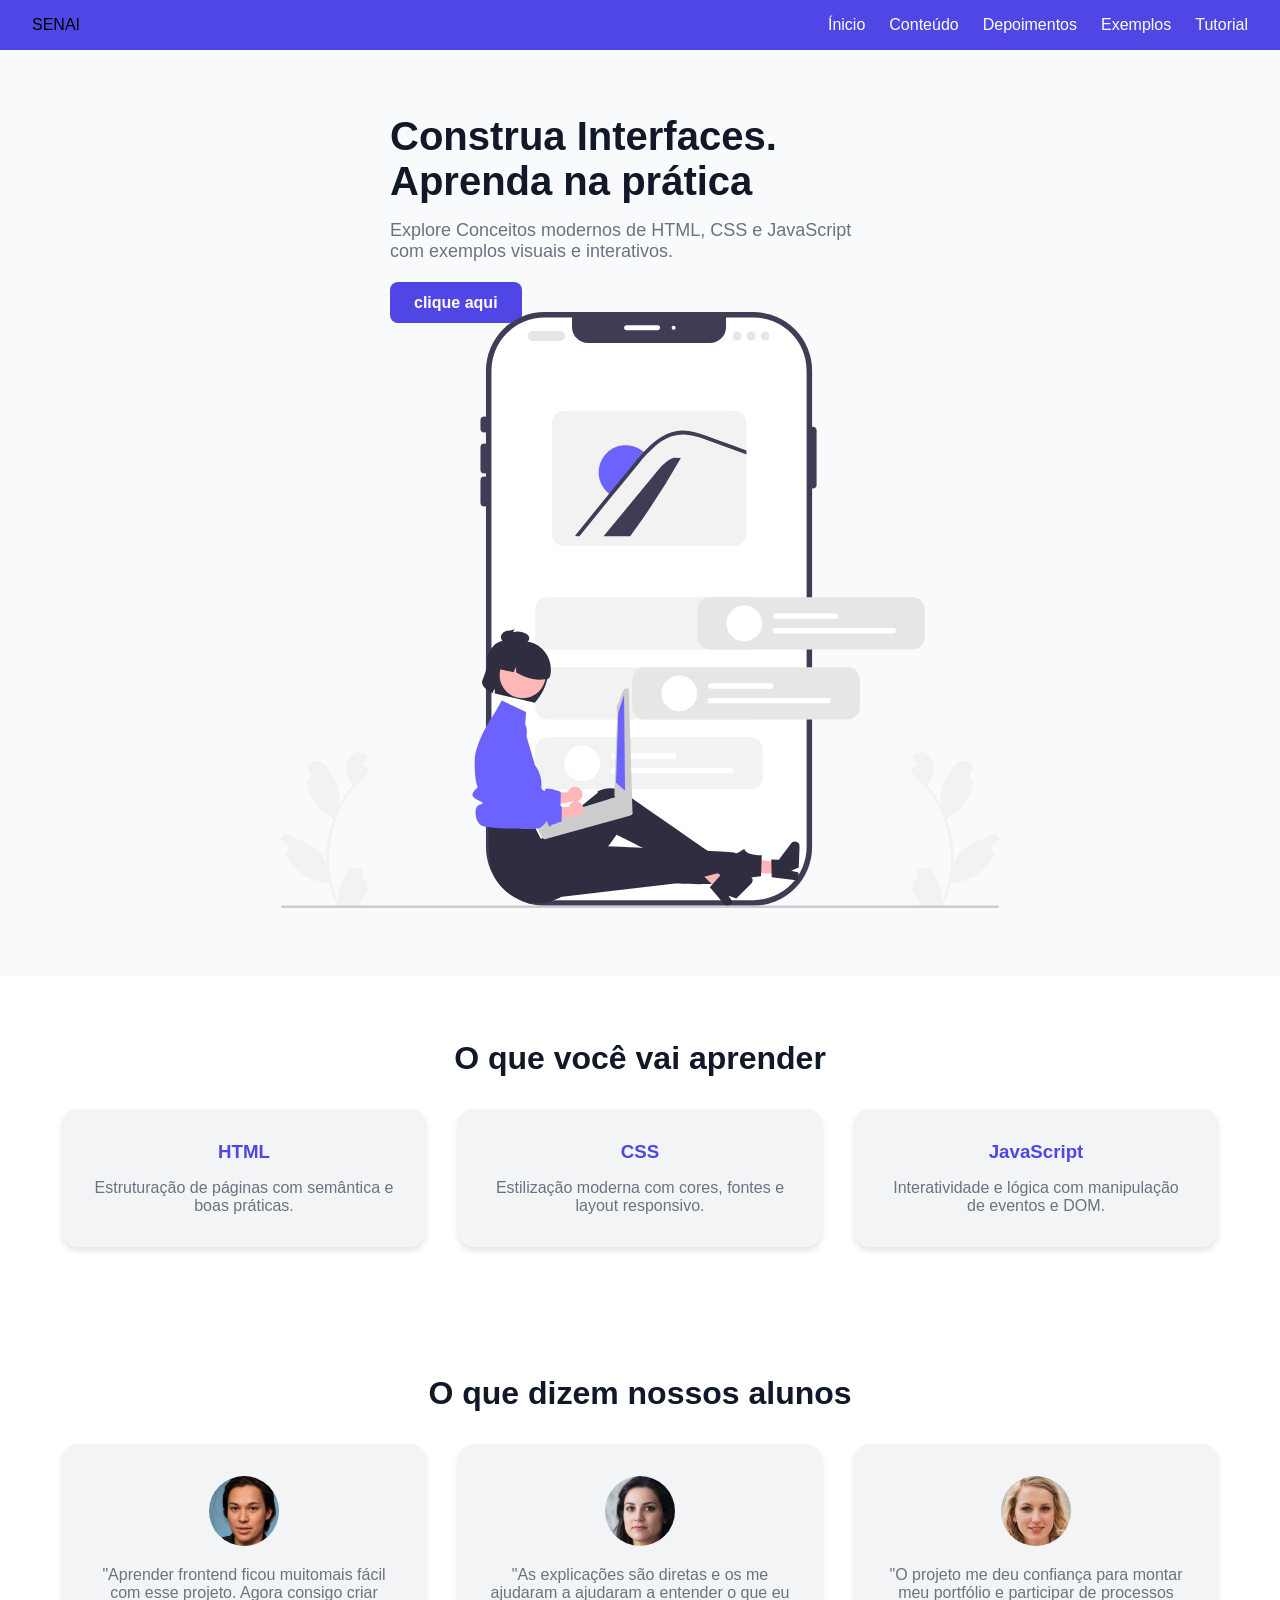
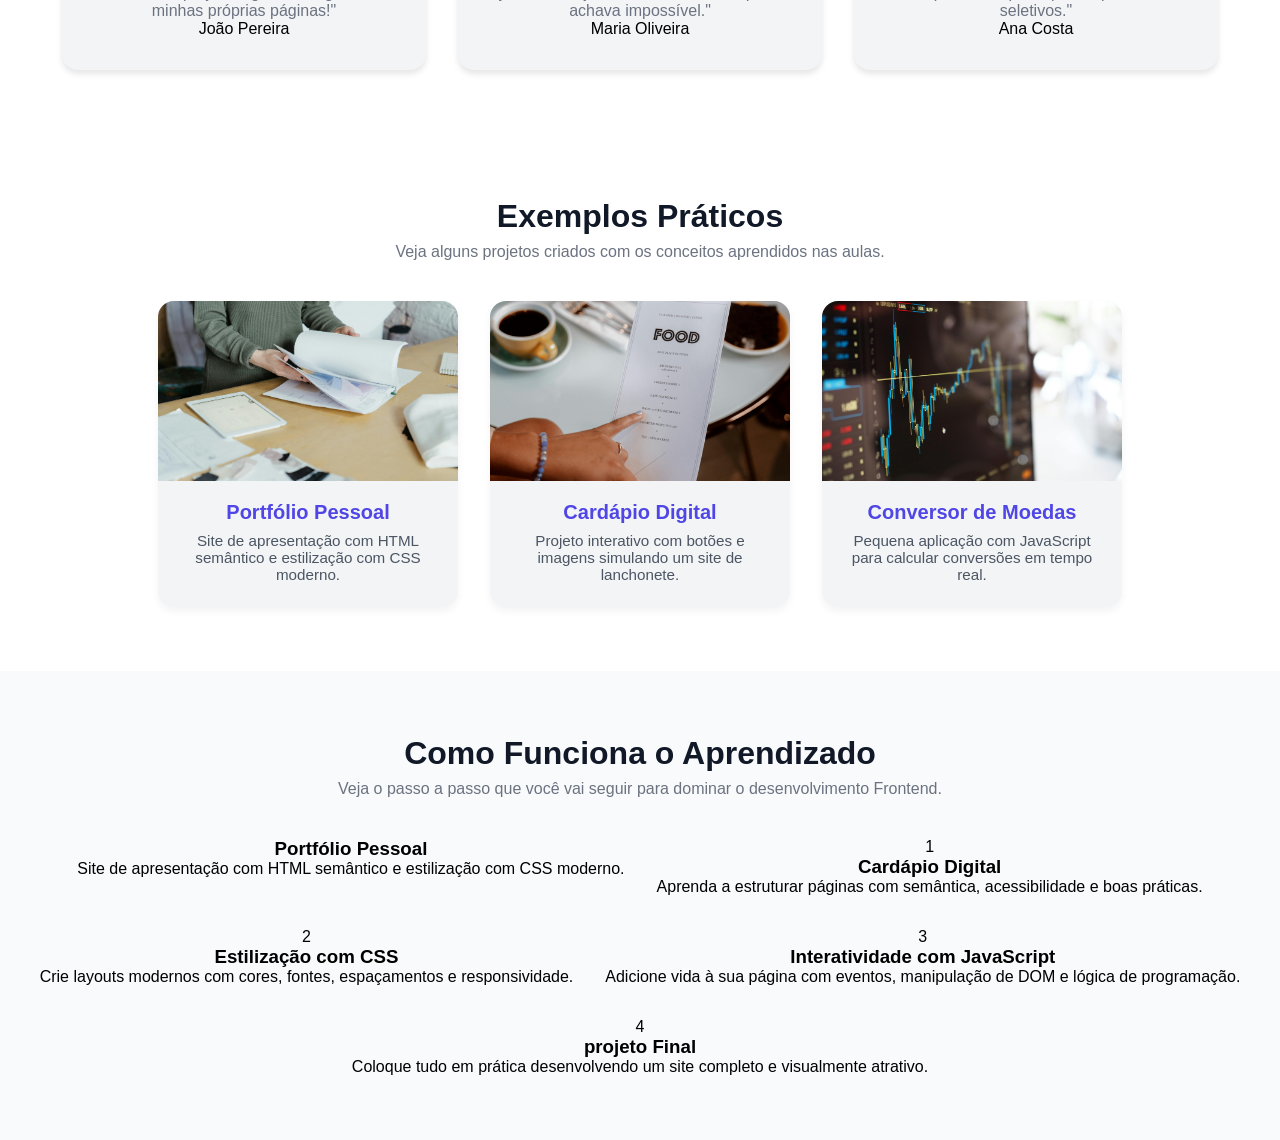
<file: index.html>
<!DOCTYPE html>
<html lang="en">

<head>
    <meta charset="UTF-8">
    <meta name="viewport" content="width=device-width, initial-scale=1.0">
    <title>Document</title>
    <link rel="" href="">
    <link rel="stylesheet" href="style.css">
</head>

<body>
    <nav class="navbar">
        <div logo>SENAI</div>


        <button class="menu-toggle" aria-label="abrir menu">
            <span class="bar"></span>
            <span class="bar"></span>
            <span class="bar"></span>
        </button>

        <ul class="nav-links">
            <li><a href="#">Ínicio</a></li>
            <li><a href="#">Conteúdo</a></li>
            <li><a href="#">Depoimentos</a></li>
            <li><a href="#">Exemplos</a></li>
            <li><a href="#">Tutorial</a></li>
        </ul>
    </nav>


    <main>
        <section class="hero">
            <div class="hero-texto">
                <h1>Construa Interfaces. Aprenda na prática</h1>
                <p>Explore Conceitos modernos de HTML, CSS e JavaScript com exemplos visuais e interativos.</p>
                <a class="btn-cta" href="https://wa.me/5522997821847" target="_blank">clique aqui</a>
            </div>
            <div class="hero-imagem">
                <img src="assets/hero-illustration.svg" alt="hero">
            </div>
        </section>

        <section class="conteudo">
            <h2>O que você vai aprender</h2>
            <div class="cards">
                <div class="card">
                    <h3>HTML</h3>
                    <p>Estruturação de páginas com semântica e boas práticas.</p>
                </div>
                <div class="card">
                    <h3>CSS</h3>
                    <p>Estilização moderna com cores, fontes e layout responsivo.</p>
                </div>
                <div class="card">
                    <h3>JavaScript</h3>
                    <p>Interatividade e lógica com manipulação de eventos e DOM.</p>
                </div>
            </div>
        </section>

        <section class="depoimentos">
            <h2>O que dizem nossos alunos</h2>
            <div class="depoimentos-grid">
                <div class="depoimento">
                    <img src="assets/aluno1.jpg" alt="Foto do aluno João">
                    <p>"Aprender frontend ficou muitomais fácil com esse projeto. Agora consigo criar minhas próprias
                        páginas!"</p>
                    <span>João Pereira</span>
                </div>
                <div class="depoimento">
                    <img src="assets/aluno2.jpg" alt="Foto da aluna Maria">
                    <p>"As explicações são diretas e os me ajudaram a ajudaram a entender o que eu achava impossível."
                    </p>
                    <span>Maria Oliveira</span>
                </div>
                <div class="depoimento">
                    <img src="assets/aluno3.png" alt="Foto da aluna Ana">
                    <p>"O projeto me deu confiança para montar meu portfólio e participar de processos seletivos."</p>
                    <span>Ana Costa</span>
                </div>
            </div>
        </section>

        <section class="exemplos">
            <h2>Exemplos Práticos</h2>
            <p class="exemplos-descricao">Veja alguns projetos criados com os conceitos aprendidos nas aulas.</p>
            <div class="exemplos-grid">
                <div class="exemplo-card">
                    <img src="assets/exemplo1.jpg" alt="Exemplo de página HTML">
                    <h3>Portfólio Pessoal</h3>
                    <p>Site de apresentação com HTML semântico e estilização com CSS moderno.</p>
                </div>
                <div class="exemplo-card">
                    <img src="assets/exemplo2.jpg" alt="Exmplo de cardápio digital">
                    <h3>Cardápio Digital</h3>
                    <p>Projeto interativo com botões e imagens simulando um site de lanchonete.</p>
                </div>
                <div class="exemplo-card">
                    <img src="assets/exemplo3.jpg" alt="Exemplo de conversor de moedas">
                    <h3>Conversor de Moedas</h3>
                    <p>Pequena aplicação com JavaScript para calcular conversões em tempo real.</p>
                </div>
            </div>
        </section>

        <section class="aprendizados">
            <h2>Como Funciona o Aprendizado</h2>
            <p class="aprendizado-descricao">Veja o passo a passo que você vai seguir para dominar o desenvolvimento Frontend.</p>
            <div class="aprendizado-grid">
                <div class="aprendizado">
                    <h3>Portfólio Pessoal</h3>
                    <p>Site de apresentação com HTML semântico e estilização com CSS moderno.</p>
                </div>
                <div class="aprendizado">
                    <span>1</span>
                    <h3>Cardápio Digital</h3>
                    <p>Aprenda a estruturar páginas com semântica, acessibilidade e boas práticas.</p>
                </div>
                <div class="aprendizado">
                    <span>2</span>
                    <h3>Estilização com CSS</h3>
                    <p>Crie layouts modernos com cores, fontes, espaçamentos e responsividade.</p>
                </div>
                <div class="aprendizado">
                    <span>3</span>
                    <h3>Interatividade com JavaScript</h3>
                    <p>Adicione vida à sua página com eventos, manipulação de DOM e lógica de programação.</p>
                </div>
                <div class="aprendizado">
                    <span>4</span>
                    <h3>projeto Final</h3>
                    <p>Coloque tudo em prática desenvolvendo um site completo e visualmente atrativo.</p>
                </div>
            </div>
        </section>
    </main>

    <script>
        const toggle = document.querySelector(".menu-toggle");
        const navlinks = document.querySelector(".nav-links");

        toggle.addEventListener("click", () => {
            toggle.classList.toggle("active");
            navlinks.classList.toggla("show");
        });
    </script>
</body>

</html>
</file>
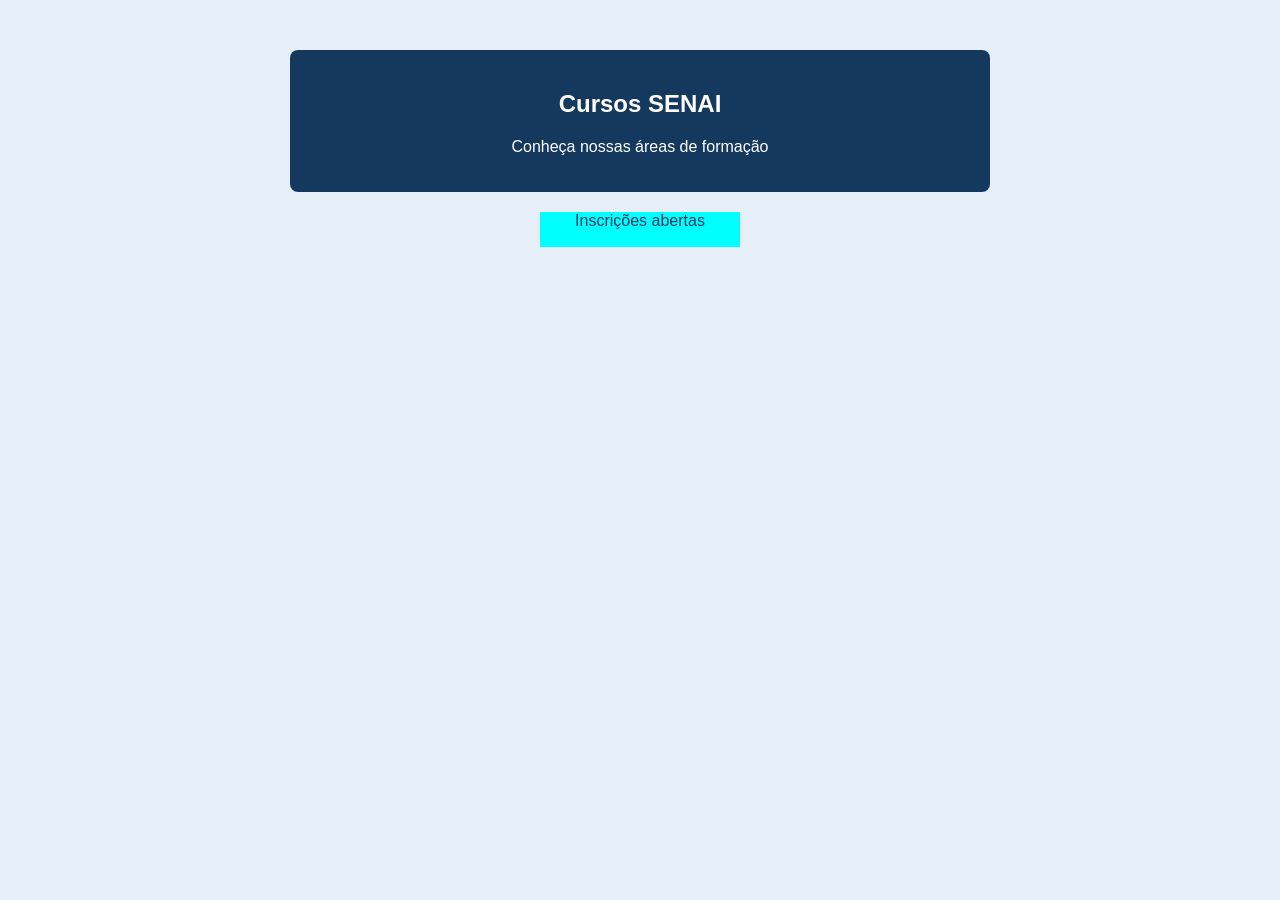
<file: desafio/index.html>
<!DOCTYPE html>
<html lang="en">
<head>
    <meta charset="UTF-8">
    <meta name="viewport" content="width=device-width, initial-scale=1.0">
    <title>Document</title>
    <link rel="stylesheet" href="style.css">
</head>
<body>
    <main class="container">
        <section class="cabecalho">
            <h1>Cursos SENAI</h1>
            <p>Conheça nossas áreas de formação</p>
        </section>

        <section class="descricao">
            <p>Inscrições abertas</p>
        </section>
    </main>
</body>
</html>
</file>
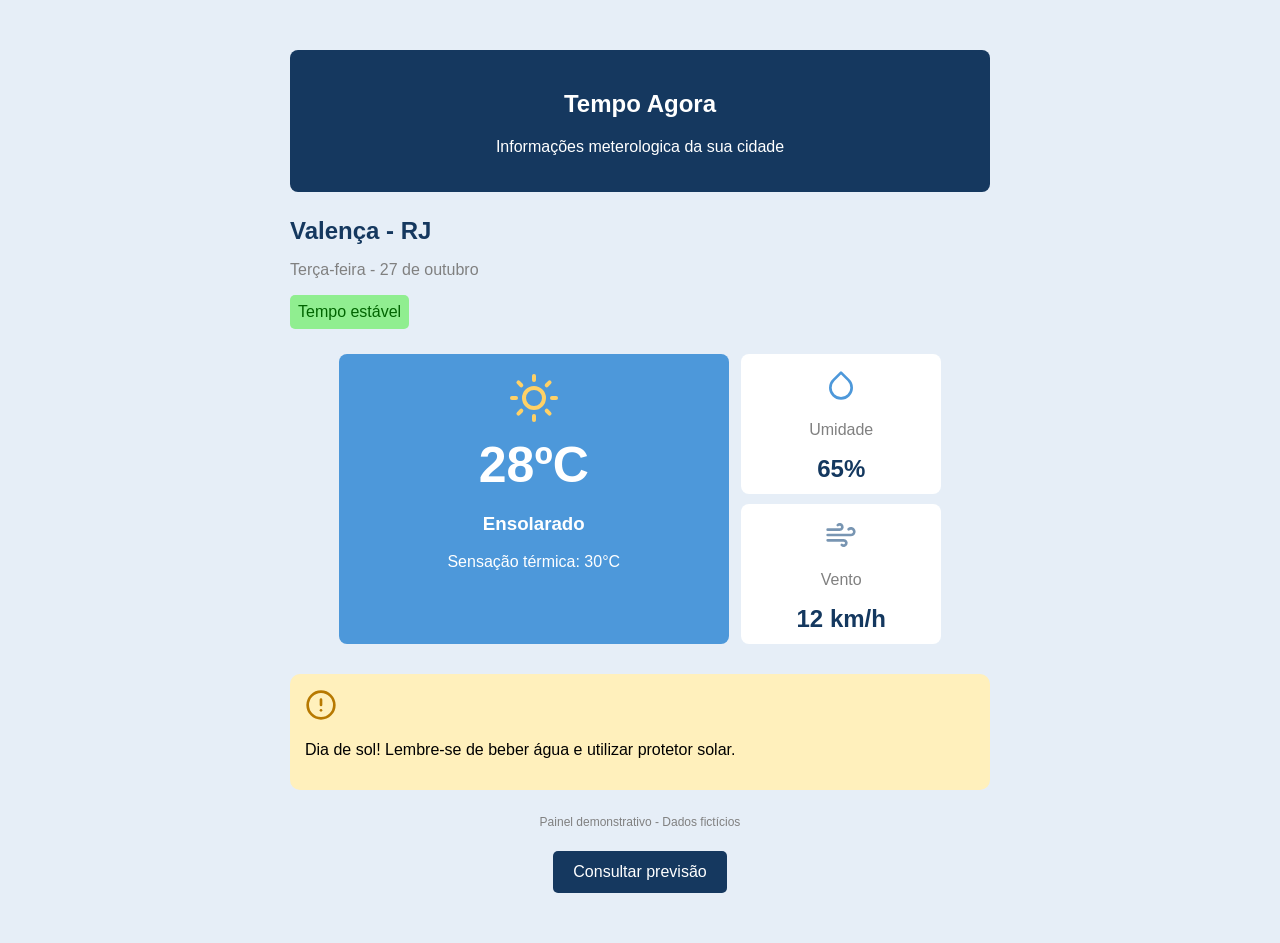
<file: dispay/index.html>
<!DOCTYPE html>
<html lang="en">

<head>
    <meta charset="UTF-8">
    <meta name="viewport" content="width=device-width, initial-scale=1.0">
    <title>Document</title>
    <link rel="stylesheet" href="style.css">
</head>

<body>
    <main class="container">
        <section class="cabecalho">
            <h1>Tempo Agora</h1>
            <p>Informações meterologica da sua cidade</p>
        </section>

        
        <section class="cidade">
            <h2>Valença - RJ</h2>
            <p>Terça-feira - 27 de outubro</p>
            <span>Tempo estável</span>
        </section>

        <section class="previsao">
            <div class="temperatura">
                <img src="assets/sun.svg" alt="Ícone do sol"/>
                <h1>28ºC</h1>
                <h3>Ensolarado</h3>
                <p>Sensação térmica: 30°C</p>   
            </div>

            <div class="detalhes">
                <article class="informacao">
                    <img src="assets/droplet.svg" alt="Ícone de umidade"/>
                    <p>Umidade</p>
                    <h2>65%</h2>
                </article>

                <article class="informacao">
                    <img src="assets/wind.svg" alt="Ícone de vento"/>
                    <p>Vento</p>
                    <h2>12 km/h</h2>
                </article>
            </div>
        </section>

        <section class="dica">
            <img src="assets/alert-circle.svg" alt="Ícone de alerta"/>
            <p>
                Dia de sol! Lembre-se de beber água 
                e utilizar protetor solar.
            </p>
        </section>

        <section class="rodape">
            <p>Painel demonstrativo - Dados fictícios</p>

            <a href="https://www.climatempo.com.br/" target="_blank">
                Consultar previsão
            </a>
        </section>
    </main>
</body>

</html>
</file>
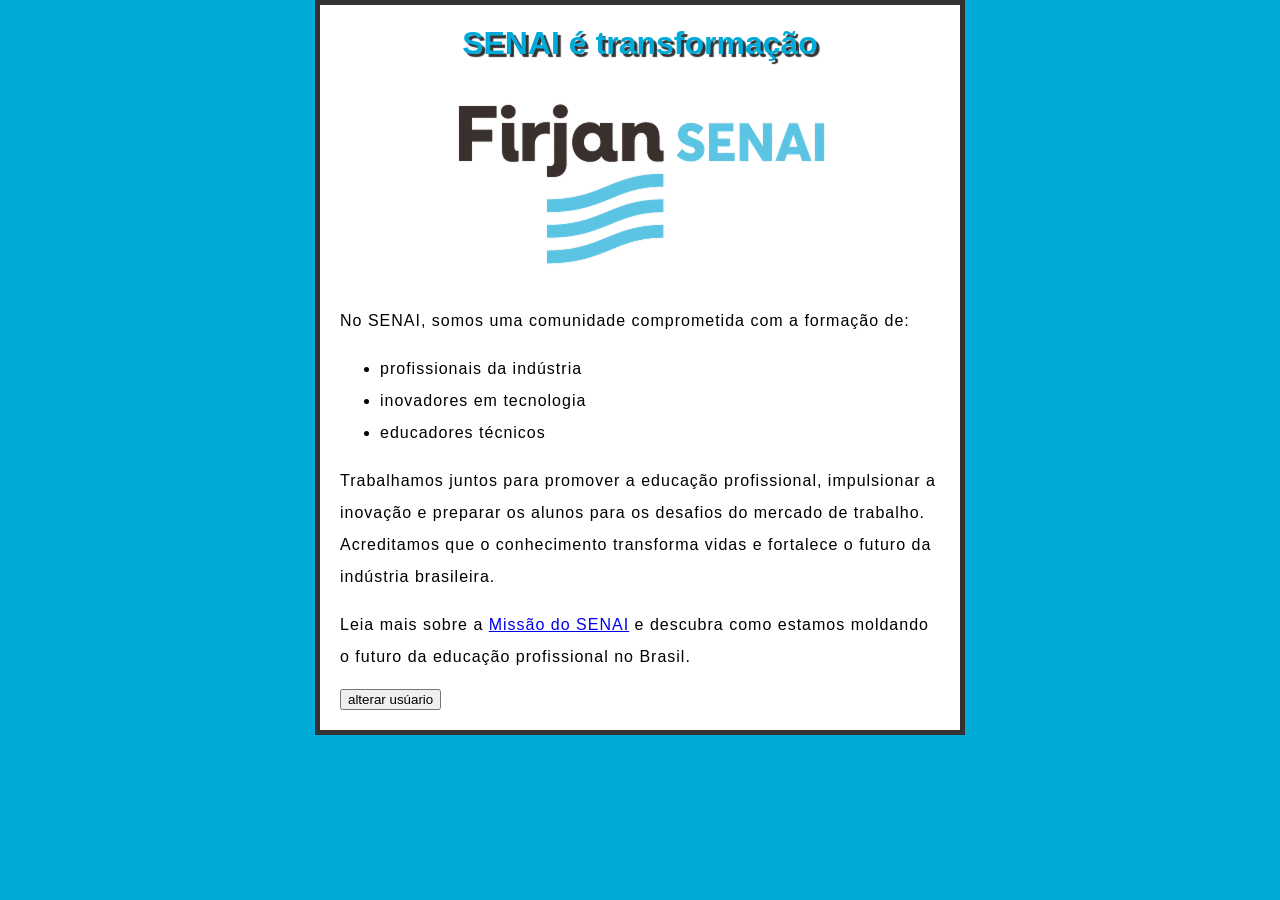
<file: Frontend/index.html>
<!DOCTYPE html>
<html lang="pt-br">
<head>
    <meta charset="UTF-8">
    <meta name="viewport" content="width=device-width, initial-scale=1.0">
    <title>SENAI</title>
    <link rel="stylesheet" href="style.css">
</head>
<body>
    <h1>SENAI é transformação</h1>
    <img src="assets/logo-senai.png" alt="Imagem logo do SENAI"/>

    <p>No SENAI, somos uma comunidade comprometida com a formação de:</p>
        <ul>
            <li>profissionais da indústria</li>
            <li>inovadores em tecnologia</li>
            <li>educadores técnicos</li>
        </ul>

    <p>Trabalhamos juntos para promover a educação profissional, 
        impulsionar a inovação e preparar os alunos para os desafios do mercado de trabalho.
         Acreditamos que o conhecimento transforma vidas e fortalece o futuro da indústria brasileira.</p>
    <p>Leia mais sobre a   <a href="https://www.firjan.com.br/senai/" target="_blank">Missão do SENAI</a> e descubra como estamos moldando o futuro da educação profissional no Brasil.</p>     

    <button>alterar usúario</button>

    <script src="scripts/main.js"></script>
</body>
</html>
</file>
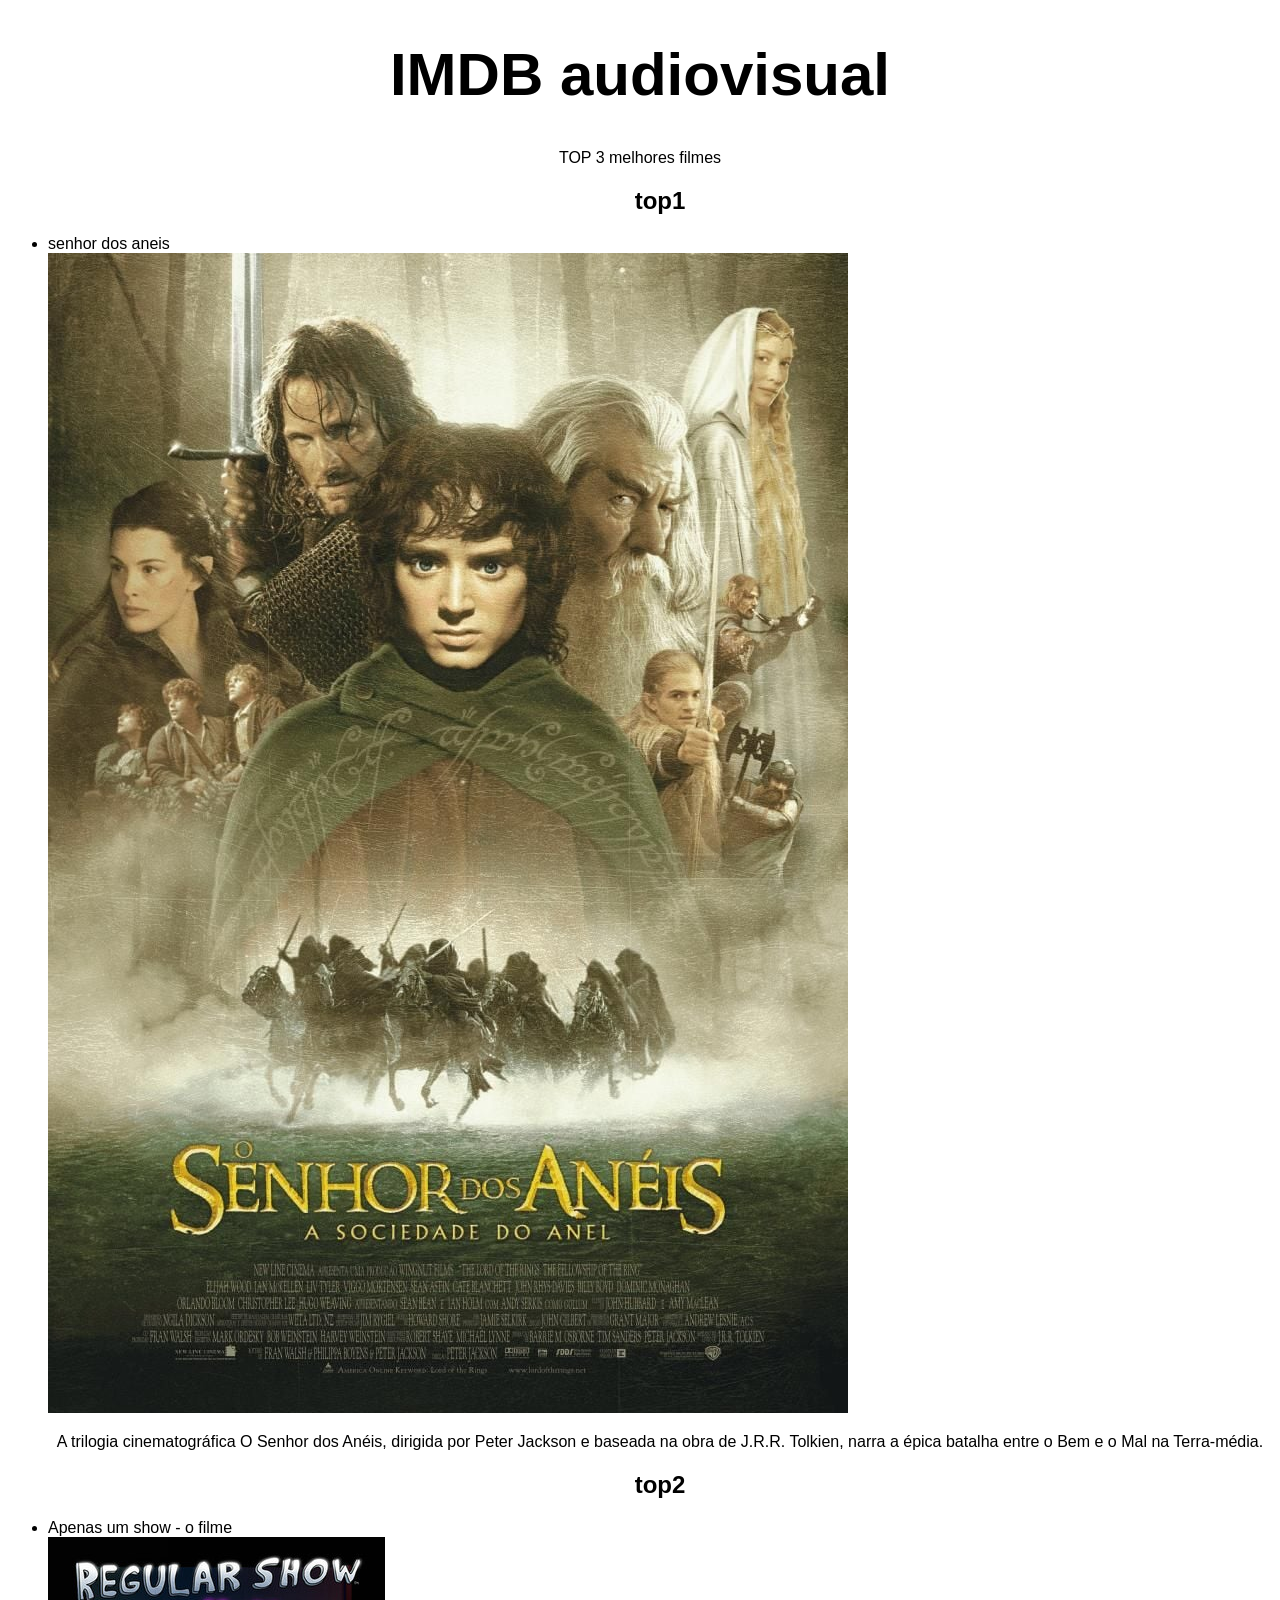
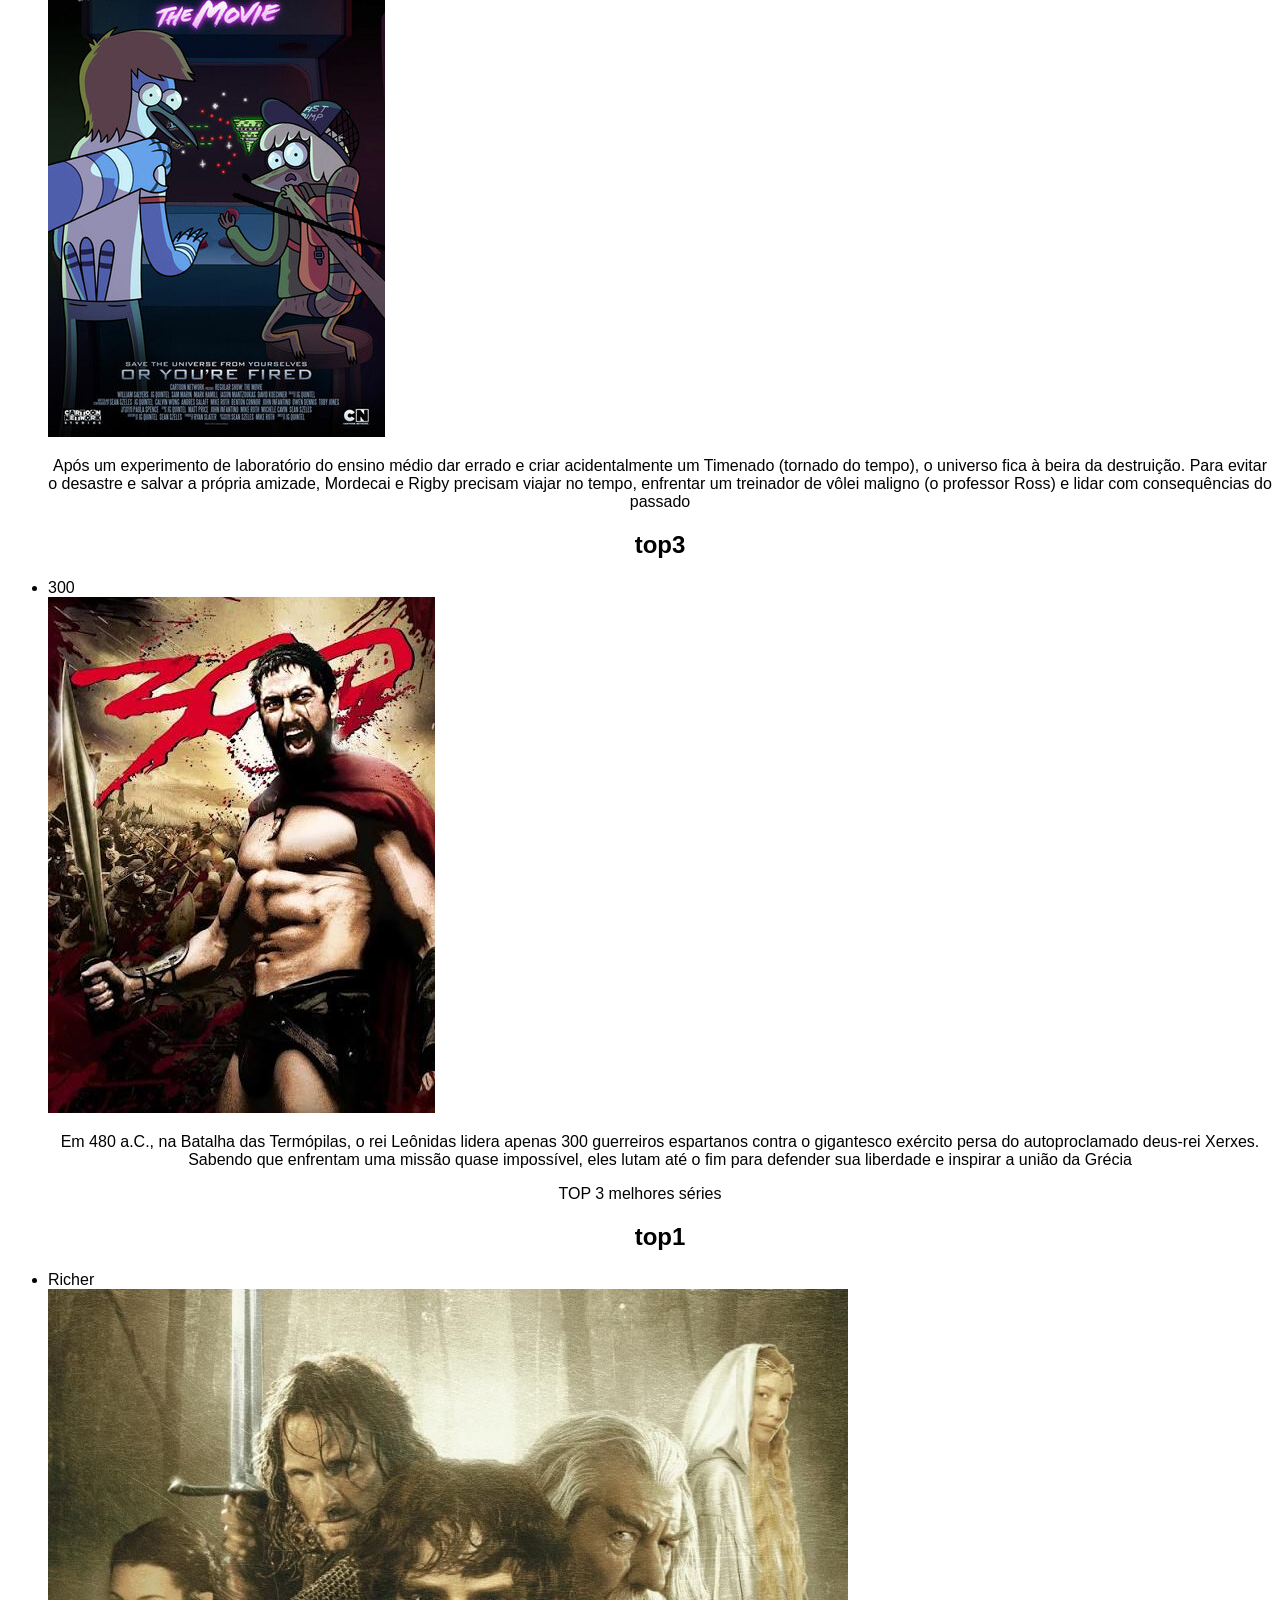
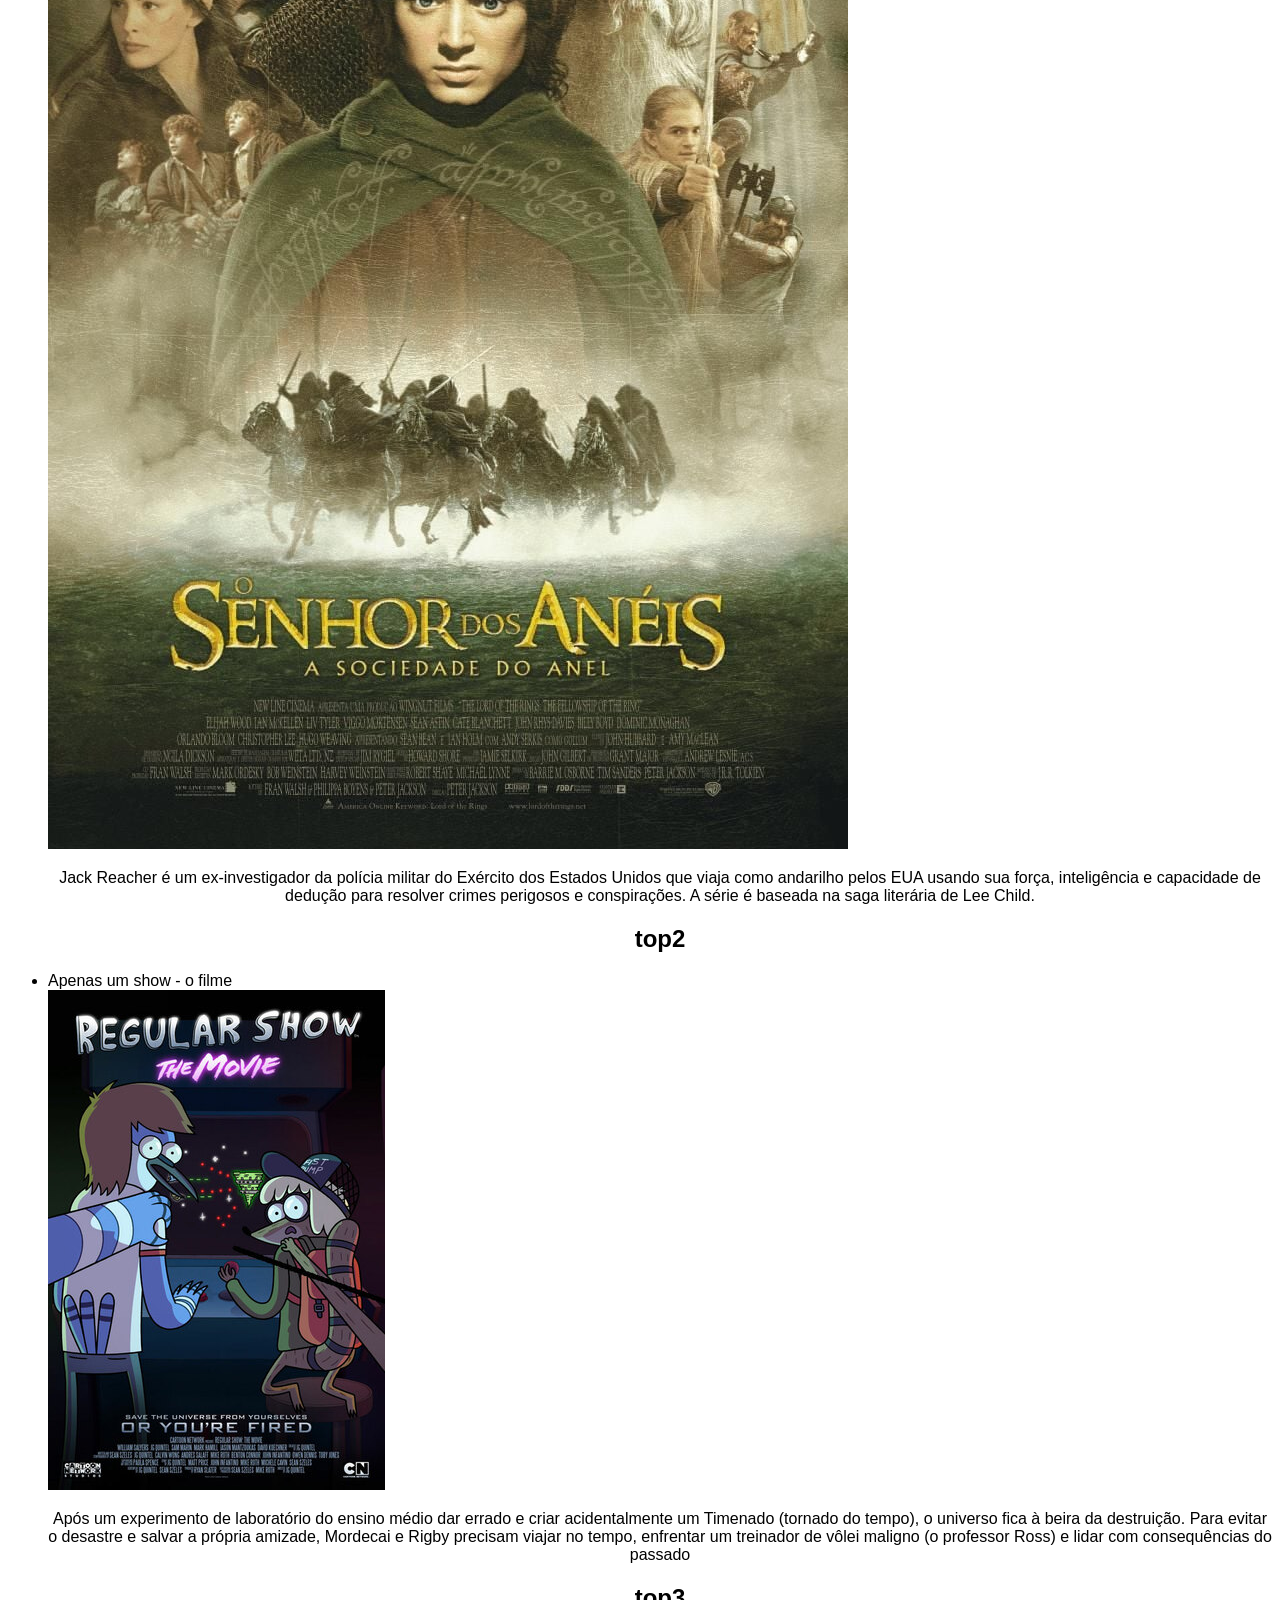
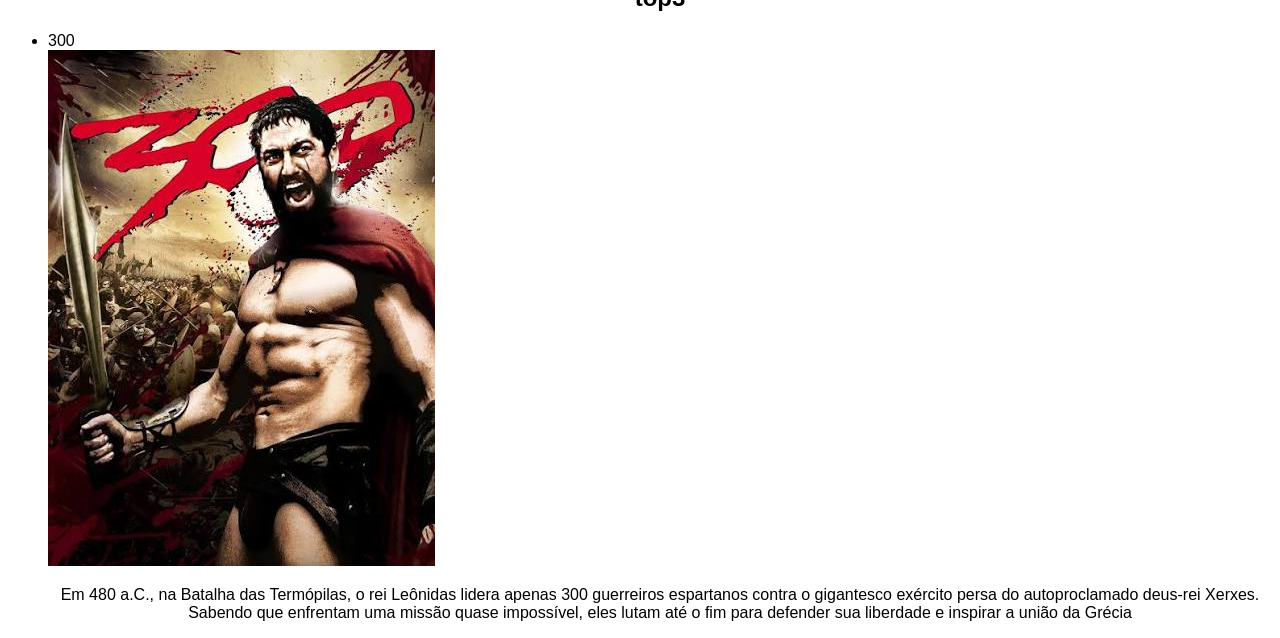
<file: imdb/index.html>
<!DOCTYPE html>
<html lang="pt-br">
<head>
    <meta charset="UTF-8">
    <meta name="viewport" content="width=device-width, initial-scale=1.0">
    <title>Meus audiovisuais favoritos</title>
    <link rel="stylesheet" href="style.css">
</head>
<body>
    <h1>IMDB audiovisual</h1>
    <p>TOP 3 melhores filmes</p>
        <ul>
            <h2>top1</h2>
            <li>senhor dos aneis</li>
            <img src="assets/senhor dos aneis.jpg" alt="poster senhor dos anéis">
            <p>A trilogia cinematográfica O Senhor dos Anéis, dirigida por Peter Jackson e baseada na obra de J.R.R. Tolkien, narra a épica batalha entre o Bem e o Mal na Terra-média.</p>
            
            <h2>top2</h2>
            <li> Apenas um show - o filme</li>
            <img src="assets/Regular_Show_the_Movie.jpg" alt="poster de apenas um show">
            <p>Após um experimento de laboratório do ensino médio dar errado e criar acidentalmente um Timenado (tornado do tempo), o universo fica à beira da destruição. Para evitar o desastre e salvar a própria amizade, Mordecai e Rigby precisam viajar no tempo, enfrentar um treinador de vôlei maligno (o professor Ross) e lidar com consequências do passado</p>
            
            <h2>top3</h2>
            <li> 300</li>
            <img src="assets/300.jpg" alt="poster de 300">
            <p>Em 480 a.C., na Batalha das Termópilas, o rei Leônidas lidera apenas 300 guerreiros espartanos contra o gigantesco exército persa do autoproclamado deus-rei Xerxes. Sabendo que enfrentam uma missão quase impossível, eles lutam até o fim para defender sua liberdade e inspirar a união da Grécia</p>
        </ul>
        <p>TOP 3 melhores séries</p>
        <ul>
            <h2>top1</h2>
            <li>Richer</li>
            <img src="assets/senhor dos aneis.jpg" alt="poster senhor dos anéis">
            <p>Jack Reacher é um ex-investigador da polícia militar do Exército dos Estados Unidos que viaja como andarilho pelos EUA usando sua força, inteligência e capacidade de dedução para resolver crimes perigosos e conspirações. A série é baseada na saga literária de Lee Child.</p>
            
            <h2>top2</h2>
            <li> Apenas um show - o filme</li>
            <img src="assets/Regular_Show_the_Movie.jpg" alt="poster de apenas um show">
            <p>Após um experimento de laboratório do ensino médio dar errado e criar acidentalmente um Timenado (tornado do tempo), o universo fica à beira da destruição. Para evitar o desastre e salvar a própria amizade, Mordecai e Rigby precisam viajar no tempo, enfrentar um treinador de vôlei maligno (o professor Ross) e lidar com consequências do passado</p>
            
            <h2>top3</h2>
            <li> 300</li>
            <img src="assets/300.jpg" alt="poster de 300">
            <p>Em 480 a.C., na Batalha das Termópilas, o rei Leônidas lidera apenas 300 guerreiros espartanos contra o gigantesco exército persa do autoproclamado deus-rei Xerxes. Sabendo que enfrentam uma missão quase impossível, eles lutam até o fim para defender sua liberdade e inspirar a união da Grécia</p>
        </ul>
</body>
</html>
</file>
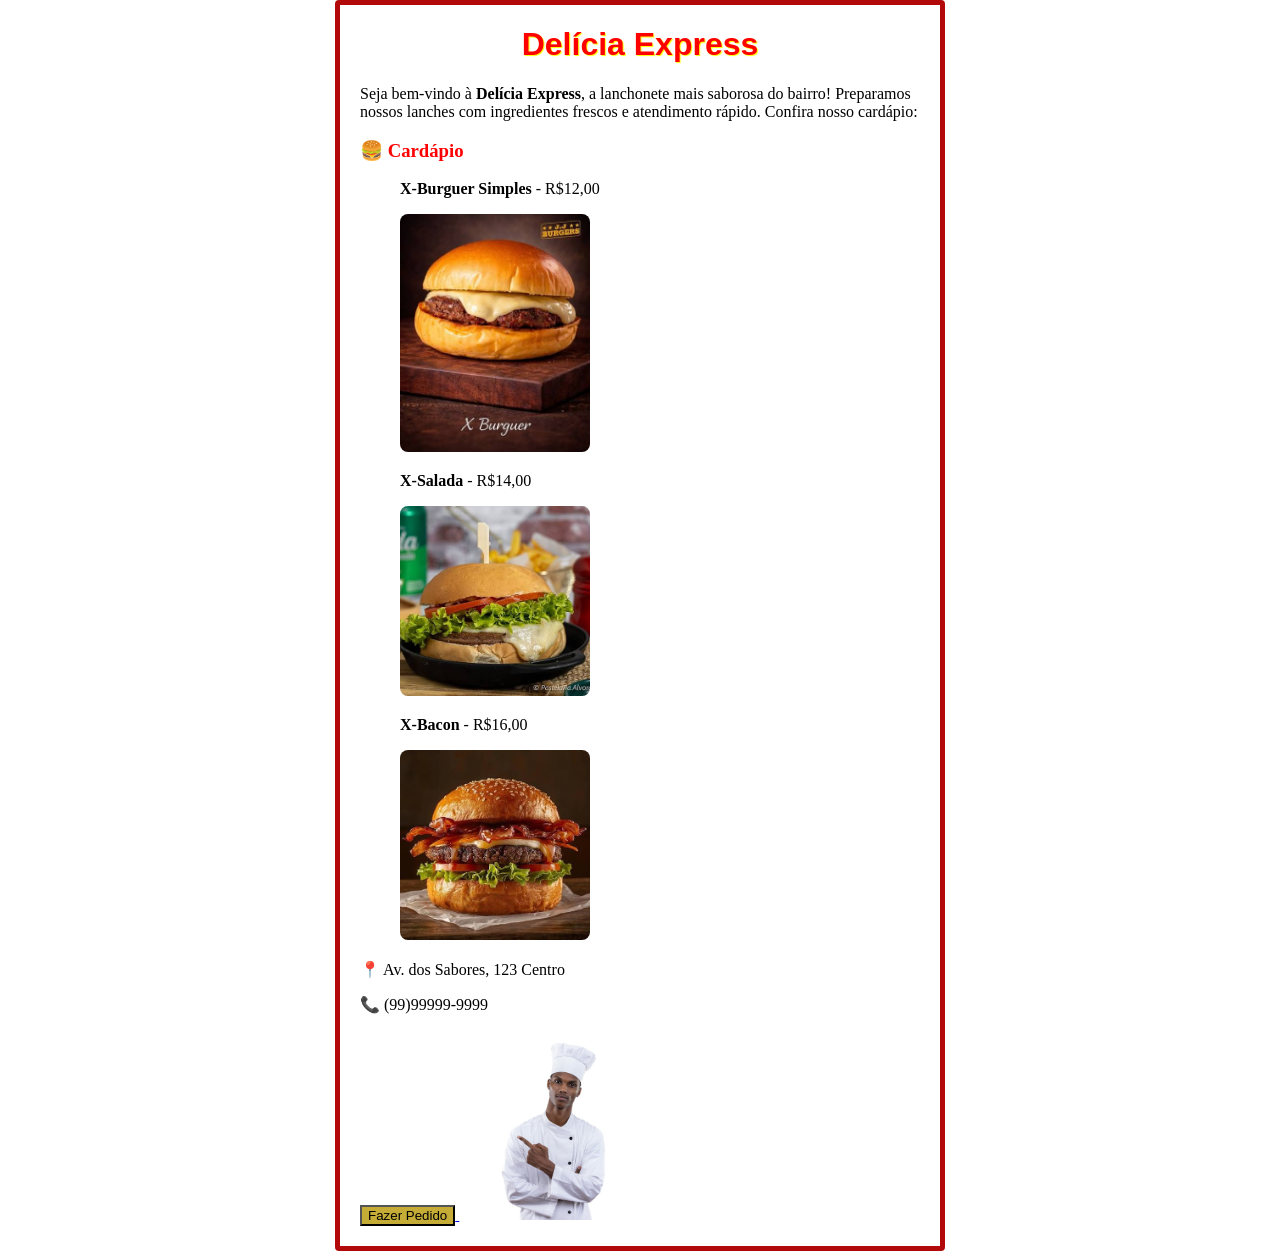
<file: lanchonete/lanche.html>
<!DOCTYPE html>
<html lang="pt-br">
<head>
    <meta charset="UTF-8">
    <meta name="viewport" content="width=device-width, initial-scale=1.0">
    <title>lanche senai food</title>
    <link rel="stylesheet" href="style.css">
</head>
<body>
    <h1>Delícia Express</h1>

    <p>Seja bem-vindo à<strong> Delícia Express</strong>, a lanchonete mais saborosa do bairro! Preparamos nossos lanches com ingredientes frescos e atendimento rápido. Confira nosso cardápio:</p>
    <h3>&#127828 Cardápio</h3>
    
    <ul>
        <p><strong>X-Burguer Simples</strong> - R$12,00</p>
        <img src="assets/xSimples.jpg" alt="X-Burguer Simples">
        <p><strong>X-Salada</strong> - R$14,00</p>
        <img src="assets/xSalada.jpg" alt="X-Salada">
        <p><strong>X-Bacon</strong> - R$16,00</p>
        <img src="assets/xBacon.jpg" alt="X-Bacon">
    </ul>

    <p>&#128205 Av. dos Sabores, 123 Centro</p>
    <p>&#128222 (99)99999-9999</p>

     <a href="https://web.whatsapp.com/5522997821847" target="_blank" rel="noopener noreferrer" class="btn-whatsapp">
        <button>Fazer Pedido</button>
     </a>
     <img src="assets/kkkk.jpg" alt="cozinheiro feijão">
</body>
</html>
</file>
<file: style.css>
* {
    margin: 0;
    padding: 0;
    box-sizing: 0;
}

body {
    font-family: 'Segoe UI', Tahoma, Geneva, Verdana, sans-serif;
    background-color: #f9fafb color #111827;
}

.navbar {
    background-color: #4f46e5;
    display: flex;
    justify-content: space-between;
    align-items: center;
    padding: 1rem 2rem;
}

.logo {
    color: #f9fafb;
    font-size: 1.5rem;
    font-weight: bold;
}

.nav-links {
    list-style: none;
    display: flex;
    gap: 1.5rem;
}

.nav-links a {
    color: #fff;
    text-decoration: none;
    font-weight: 500;
    transition: color 0.3s;
}

.nav-links a:hover {
    color: #e0e7ff;
}

.hero {
    display: flex;
    flex-wrap: wrap;
    align-items: center;
    justify-content: center;
    padding: 4rem 2rem;
    background-color: #f9fafb;

}

.hero-texto {
    max-width: 500px;
}

.hero-texto h1 {
    font-size: 2.5rem;
    color: #111827;
    margin-bottom: 1rem;
}

.hero-texto p {
    font-size: 1.125rem;
    color: #6b7280;
    margin-bottom: 2rem;
}

.hero-imagem {
    text-align: center;
}

.hero-imagem img {
    max-width: 100%;
    height: auto;
}

.btn-cta {
    background-color: #4f46e5;
    color: #ffffff;
    padding: 0.75rem 1.5rem;
    border-radius: 0.5rem;
    text-decoration: none;
    font-weight: 600;
    transition: 0.3s;
}

.btn-cta:hover {
    background-color: #4338CA;
}

.conteudo {
    padding: 4rem 2rem;
    background-color: #FFFFFF;
    text-align: center;
}

.conteudo h2 {
    font-size: 2rem;
    color: #111827;
    margin-bottom: 2rem;
}

.cards {
    display: flex;
    flex-wrap: wrap;
    justify-content: center;
    gap: 2rem;
}

.card {
    background-color: #F3F4F6;
    padding: 2rem;
    border-radius: 1rem;
    max-width: 300px;
    box-shadow: 0 4px 6px rgba(0, 0, 0, 0.1);
    transition: transform 0.3s;
}

.card {
    box-shadow: 0 4px 6px rgba(0, 0, 0, 0.1);
    transition: transform 0.3s;
}

.card:hover {
    transform: translateY(-5px);
}

.card h3 {
    color: #4f46e5;
    margin-bottom: 1rem;
}

.card p {
    color: #6B7280;
}




.depoimentos {
    padding: 4rem 2rem;
    background-color: #FFFFFF;
    text-align: center;
}

.depoimentos h2 {
    font-size: 2rem;
    color: #111827;
    margin-bottom: 2rem;
}

.depoimentos-grid {
    display: flex;
    flex-wrap: wrap;
    justify-content: center;
    gap: 2rem;
}

.depoimento {
    background-color: #F3F4F6;
    padding: 2rem;
    border-radius: 1rem;
    max-width: 300px;
    box-shadow: 0 4px 6px rgba(0, 0, 0, 0.1);
    transition: transform 0.3s;
}

.depoimento {
    box-shadow: 0 4px 6px rgba(0, 0, 0, 0.1);
    transition: transform 0.3s;
}

.depoimento:hover {
    transform: translateY(-5px);
}

.depoimento h3 {
    color: #4f46e5;
    margin-bottom: 1rem;
}

.depoimento p {
    color: #6B7280;
}

.depoimento img {
    width: 70px;
    height: 70px;
    object-fit: cover;
    border-radius: 50%;
    margin-bottom: 1rem;
}

.conteudo {
    padding: 4rem 2rem;
    background-color: #FFFFFF;
    text-align: center;
}


.exemplos {
    padding: 4rem 2rem;
    background-color: #FFFFFF;
    text-align: center;
}

/* Título */
.exemplos h2 {
    font-size: 2rem;
    color: #111827;
    margin-bottom: 0.5rem;
}

/* Descrição */
.exemplos-descricao {
    color: #6B7280;
    margin-bottom: 2.5rem;
    font-size: 1rem;
}

/* Container dos exemplos */
.exemplos-grid {
    display: flex;
    flex-wrap: wrap;
    justify-content: center;
    gap: 2rem;
}

/* Card de exemplo */
.exemplo-card {
    background-color: #F3F4F6;
    border-radius: 1rem;
    overflow: hidden;
    /* Garante que a imagem não ultrapasse os limites do card */
    max-width: 300px;
    box-shadow: 0 4px 8px rgba(0, 0, 0, 0.05);
    transition: transform 0.3s;
}

/* Efeito ao passar o mouse */
.exemplo-card:hover {
    transform: translateY(-5px);
}

/* Imagem do exemplo */
.exemplo-card img {
    width: 100%;
    height: 180px;
    object-fit: cover;
}

/* Título do card */
.exemplo-card h3 {
    font-size: 1.25rem;
    margin: 1rem 1rem 0.5rem;
    color: #4F46E5;
}

/* Descrição do card */
.exemplo-card p {
    color: #4B5563;
    margin: 0 1rem 1.5rem;
    font-size: 0.95rem;
}

.aprendizados {
    padding: 4rem 2rem;
    background-color: #f9fafb;
    text-align: center;
}

.aprendizados h2 {
    font-size: 2rem;
    color: #111827;
    margin-bottom: 8px;
}

.aprendizado-descricao {
    color: #6B7280;
    margin-bottom: 2.5rem;
    font-size: 1rem;
}

.aprendizado-grid {
    display: flex;
    flex-wrap: wrap;
    justify-content: center;
    gap: 2rem;
}

.aprendizado-card {
    background-color: #F3F4F6;
    border-radius: 1rem;
    overflow: hidden;
    /* Garante que a imagem não ultrapasse os limites do card */
    max-width: 300px;
    box-shadow: 0 4px 8px rgba(0, 0, 0, 0.05);
    transition: transform 0.3s;
}






























.menu-toggle {
    display: none;
    flex-direction: column;
    justify-content: center;
    align-items: center;
    gap: 5px;
    width: 30px;
    height: 30px;
    background: none;
    border: none;
    cursor: pointer;
    z-index: 1001;
}

.menu-toggle .bar {
    width: 100%;
    height: 3px;
    background-color: #FFFFFF;
    border-radius: 3px;
    transition: transform 0.3s ease, opacity 0.3s ease;
}

@media (max-width: 768px) {
    .menu-toggle {
        display: flex;
    }

    .navbar {
        flex-wrap: wrap;
    }

    .nav-links {
        flex-direction: column;
        align-items: flex-start;
        width: 100%;
        background-color: #4F46E5;
        padding: 1rem 2rem;
        display: none;
        animation: slideDown 0.3s ease forwards;
    }

    .nav-links.show {
        display: flex;
    }
    
    @keyframes slideDown {
        from {
            opacity: 0;
            transform: translateY(0);
        }

        to {
            opacity: 1;
            transform: translateY(0);
        }
    }

    .menu-toggle.active .bar:nth-child(1) {
        transform: translateY(8px) rotate(45deg);
    }
    .menu-toggle.active .bar:nth-child(2) {
        opacity: 0;
    }
    .menu-toggle.active .bar:nth-child(3) {
        transform: translateY(-8px) rotate(-45deg);
    }



    .hero{
        flex-direction: column;
        text-align: center;
    }

    .hero-texto{
        max-width: 100%;
    }

    .hero-imagem {
        margin-top: 2rem;
    }

    .cards{
        flex-direction: column;
        align-items: center;
    }

    .card{
        max-width: 100%;
        width: 90%;
    }

    .depoimentos-grid{
        flex-direction: column;
        align-items: center;
    }

    .depoimento{
        max-width: 90%;
    }

    .exemplos-grid{
        flex-direction: column;
        align-items: center;
    }

    .exemplo-card {
        max-width: 90%;
    }
}
</file>
<file: desafio/style.css>
body{
    font-family: 'Segoe UI', Tahoma, Geneva, Verdana, sans-serif;
    background-color: #e6eef7;
}
.container{
    width: 700px;
    margin: 30px auto;
    padding: 20px;
}
.cabecalho{
    background-color: #15385f;
    color: #fff;
    text-align: center;
    padding: 20px;
    border-radius: 8px;
}
.descricao{
    text-align: center;
    background-color: aqua;
    color: #15385f;
    margin: 20px auto;
    width: 200px;
    height: 35px;
}
</file>
<file: dispay/style.css>
body{
    font-family: 'Segoe UI', Tahoma, Geneva, Verdana, sans-serif;
    background-color: #e6eef7;
}


.container{
    width: 700px;
    margin: 30px auto;
    padding: 20px;
}

.cabecalho{
    background-color: #15385f;
    color: #fff;
    text-align: center;
    padding: 20px;
    border-radius: 8px;
}

.cidade {
    margin: 25px 0;
}

.cidade h2 {
    color: #15385f;
    margin-bottom: 5px;
}

.cidade p{
    color: gray;
}

.cidade span {
    display: inline-block;
    background-color: lightgreen;
    color: darkgreen;
    padding: 8px;
    border-radius: 5px;
}

.previsao {
    text-align: center;

}

.temperatura {
    display: inline-block;
    width: 350px;
    height: 250px;
    background-color: #4d98da;
    color: #fff;
    text-align: center;
    padding: 20px;
    border-radius: 8px;
}

.temperatura h1 {
    font-size: 50px;
    margin: 10px;
}

.detalhes {
    display: inline-block;
    vertical-align: top;
    width: 200px;
    margin-left: 8px;
}

.informacao {
    background-color: #fff;
    height: 110px;
    padding: 15px;
    margin-bottom: 10px;
    border-radius: 8px;
    text-align: center;
}

.informacao h2{
    margin: 8px;
    color: #14385f;
    
}

.informacao P{
    color: gray;

}

.dica {
    background-color: #fff0bc;
    padding: 15px;
    margin-top: 20px;
    border-radius: 10px;
}

.dica h3{
    color: #926100;
}

.rodape {
    text-align: center;
    margin-top: 25px;
}

.rodape p {
    color: gray;
    font-size: 12px;
}

.rodape a {
    display: inline-block;
    background-color: #15385f;
    color: white;
    padding: 12px 20px;
    margin-top: 10px;
    border-radius: 5px;
    text-decoration: none;
}
</file>
<file: Frontend/style.css>
html {
    font-size: 16px;
    font-family: 'Segoe UI', 'Segoe UI', Tahoma, Geneva, Verdana, sans-serif;
    background-color: #00abda;
}

body {
    width: 600px;
    margin: 0 auto;
    background-color: #fff;
    padding: 0px 20px 20px 20px;
    border: 5px solid #333;
}
h1 {
    margin: 0;
    padding: 20px 0;
    color: #00abda;
    text-shadow: 3px 3px 1px #333;
    text-align: center;
}

img {
    display: block;
    margin: 0 auto;
}
p, li {
    font-size: 16px;
    line-height: 2;
    letter-spacing: 1px;
}
</file>
<file: imdb/style.css>
html {
    font-size: 16px;
    font-family: 'Segoe UI', 'Segoe UI', Tahoma, Geneva, Verdana, sans-serif;
}

h1 {
    font-size: 60px;
    text-align: center;
}

p , h2, img{
    text-align: center;
}
</file>
<file: lanchonete/style.css>
body{
        width: 560px;
        margin: 0 auto;
        padding: 0px 20px 20px 20px;
        border: 5px solid #b20a0a;
        border-radius: 4px;
    }
    
    
    h1 {
        text-align: center;
        color: red;
        font-family: 'Segoe UI', Tahoma, Geneva, Verdana, sans-serif;
        text-shadow: 1px 1px 1px yellow;
    }
    
    h3{
        color: red;
        border-bottom: #b01919;
    }
    
    img{
        width: 190px;
        border-radius: 8px;
    }
    
    button{
        text-align: center;
        background-color: #c4ac37;
    }
</file>
